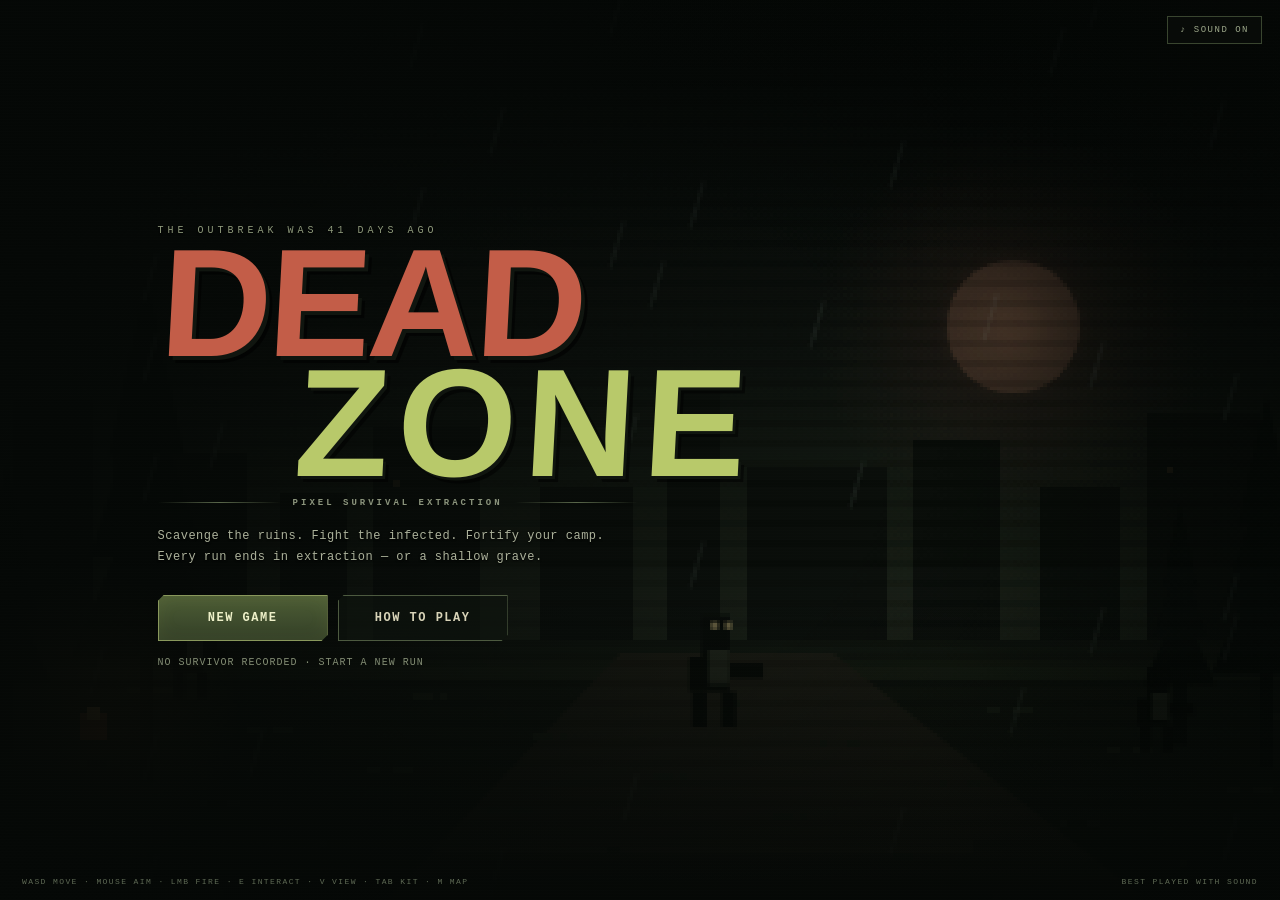
<file: dead-zone/index.html>
<!DOCTYPE html>
<html lang="en">
<head>
<meta charset="utf-8">
<meta name="viewport" content="width=device-width, initial-scale=1, viewport-fit=cover, user-scalable=no">
<meta name="theme-color" content="#0d110e">
<title>DEAD ZONE — Pixel Survival Extraction</title>
<meta name="description" content="A pixel-art zombie survival extraction RPG. Scavenge, fight, fortify your camp and get out alive.">
<link rel="stylesheet" href="css/style.css">
</head>
<body>
<div id="app">

  <!-- ================= TITLE ================= -->
  <section id="screen-title" class="screen title-screen">
    <canvas id="title-canvas" width="480" height="270" aria-hidden="true"></canvas>
    <div class="title-fog"></div>
    <div class="title-frame">
      <div class="title-kicker">THE OUTBREAK WAS 41 DAYS AGO</div>
      <h1 class="game-logo"><span>DEAD</span><em>ZONE</em></h1>
      <div class="title-rule"><i></i><b>PIXEL SURVIVAL EXTRACTION</b><i></i></div>
      <p class="title-copy">Scavenge the ruins. Fight the infected. Fortify your camp.<br>Every run ends in extraction — or a shallow grave.</p>
      <div class="title-menu">
        <button id="btn-continue" class="btn primary hidden">CONTINUE</button>
        <button id="btn-new" class="btn primary">NEW GAME</button>
        <button id="btn-title-help" class="btn ghost">HOW TO PLAY</button>
      </div>
      <div id="title-save" class="title-save"></div>
    </div>
    <button id="btn-title-sound" class="title-sound" aria-label="Toggle sound">♪ SOUND ON</button>
    <div class="title-footer">
      <span>WASD MOVE · MOUSE AIM · LMB FIRE · E INTERACT · V VIEW · TAB KIT · M MAP</span>
      <span>BEST PLAYED WITH SOUND</span>
    </div>
  </section>

  <!-- ================= CAMP ================= -->
  <section id="screen-camp" class="screen camp-screen hidden">
    <header class="camp-header">
      <div class="camp-brand">
        <div class="brand-mark">DZ</div>
        <div>
          <h2>CAMP MERIDIAN</h2>
          <span>SAFE ZONE · HOLD THE LINE</span>
        </div>
      </div>
      <div class="camp-meta">
        <div><span>DAY</span><b id="camp-day">1</b></div>
        <div><span>LEVEL</span><b id="camp-level">1</b></div>
        <div><span>DEFENSE</span><b id="camp-defense">0</b></div>
        <div><span>THREAT</span><b id="camp-threat" class="threat">LOW</b></div>
        <div><span>STORAGE</span><b id="camp-cap">0/0</b></div>
      </div>
      <div class="camp-xp">
        <div class="camp-xp-track"><i id="camp-xp"></i></div>
        <small id="camp-xp-text">0 / 120 XP</small>
      </div>
      <div id="camp-resources" class="camp-resources"></div>
      <div class="camp-corner">
        <button id="camp-help" class="icon-btn" aria-label="Help">?</button>
        <button id="camp-sound" class="icon-btn wide" aria-label="Toggle sound">♪ SOUND ON</button>
      </div>
    </header>

    <nav class="camp-tabs" aria-label="Camp sections">
      <button id="tab-overview" class="camp-tab active">OVERVIEW</button>
      <button id="tab-storage" class="camp-tab">STORAGE</button>
      <button id="tab-craft" class="camp-tab">CRAFT</button>
      <button id="tab-build" class="camp-tab">BUILD</button>
      <button id="tab-raid" class="camp-tab">DEPLOY</button>
    </nav>

    <main class="camp-main">
      <section id="panel-overview" class="camp-panel">
        <div class="overview-grid">
          <div class="overview-scene">
            <div class="scene-frame">
              <canvas id="camp-canvas" width="480" height="270"></canvas>
              <div class="scene-tag">CAMP MERIDIAN · FIRE KEEPING THE DARK BACK</div>
            </div>
            <div id="camp-field-summary" class="camp-field-line"></div>
            <div class="overview-actions">
              <button id="btn-quick-loadout" class="btn">QUICK LOADOUT</button>
              <button id="camp-to-raid" class="btn primary">SELECT EXPEDITION</button>
            </div>
            <p class="camp-note">Extraction preserves your field kit and equipped gear. Death takes everything you carried.</p>
          </div>
          <div class="overview-side">
            <div class="panel-head"><span>FACILITIES</span><small>BUILD · UPGRADE</small></div>
            <div id="camp-facilities" class="facility-list"></div>
            <div class="panel-head"><span>RECORD</span><small>SURVIVOR</small></div>
            <div id="camp-bonuses" class="camp-bonuses"></div>
          </div>
        </div>
      </section>

      <section id="panel-storage" class="camp-panel hidden"></section>
      <section id="panel-craft" class="camp-panel hidden"></section>
      <section id="panel-build" class="camp-panel hidden"></section>
      <section id="panel-raid" class="camp-panel hidden"></section>
    </main>
  </section>

  <!-- ================= EXPEDITION ================= -->
  <section id="screen-game" class="screen game-screen hidden">
    <canvas id="game-canvas"></canvas>

    <div id="hud" class="hud hidden">
      <div class="hud-top">
        <div class="hud-vitals">
          <div class="stat-row health-row">
            <span class="stat-label">HP</span>
            <div class="stat-track"><i id="bar-health"></i></div>
            <span class="stat-value" id="val-health">100</span>
          </div>
          <div class="stat-row stamina-row">
            <span class="stat-label">STA</span>
            <div class="stat-track"><i id="bar-stamina"></i></div>
            <span class="stat-value" id="val-stamina">100</span>
          </div>
          <div class="stat-row hunger-row">
            <span class="stat-label">FOOD</span>
            <div class="stat-track"><i id="bar-hunger"></i></div>
            <span class="stat-value" id="val-hunger">88</span>
          </div>
          <div class="stat-row thirst-row">
            <span class="stat-label">H2O</span>
            <div class="stat-track"><i id="bar-thirst"></i></div>
            <span class="stat-value" id="val-thirst">88</span>
          </div>
        </div>

        <div class="hud-center">
          <div id="raid-timer" class="raid-timer">12:00</div>
          <div id="hud-zone" class="hud-zone">ZONE · DAY 1</div>
          <div id="signal-label" class="signal-label hidden"></div>
        </div>

        <div class="hud-mapbox">
          <canvas id="minimap" width="150" height="150"></canvas>
          <div class="hud-kills">KILLS <b id="hud-kills">0</b></div>
          <div class="hud-map-actions">
            <button id="btn-view" class="round-btn" title="Toggle first-person view (V)">VIEW</button>
            <button id="btn-map" class="round-btn" title="Map (M)">MAP</button>
            <button id="btn-pause" class="round-btn" title="Pause (Esc)">Ⅱ</button>
          </div>
        </div>
      </div>

      <div class="hud-weapon">
        <div class="weapon-head">
          <span id="weapon-mode">UNARMED</span>
          <small id="weapon-name">NO WEAPON</small>
        </div>
        <div id="weapon-ammo" class="weapon-ammo"><b>FISTS</b></div>
        <div class="weapon-cond"><span>COND</span><div class="cond-track"><i id="weapon-cond-fill"></i></div></div>
        <div id="weapon-mods" class="weapon-mods"></div>
      </div>

      <div id="status-effects" class="status-effects"></div>

      <div id="extraction-panel" class="extraction-panel hidden">
        <div class="extract-head"><span>EXTRACTION</span><b id="extraction-name">BEACON</b></div>
        <div class="extract-track"><i id="extraction-fill"></i></div>
        <div id="extraction-time" class="extract-time">30s</div>
      </div>

      <div id="hud-prompt" class="hud-prompt hidden">
        <span id="prompt-text"></span>
        <div id="prompt-progress" class="prompt-progress hidden"><i id="prompt-progress-fill"></i></div>
      </div>

      <div class="hud-hotbar">
        <button id="hot-primary" class="hot-btn active"><kbd>1</kbd><span>PRIMARY</span></button>
        <button id="hot-melee" class="hot-btn"><kbd>2</kbd><span>MELEE</span></button>
        <button id="hot-heal" class="hot-btn"><kbd>F</kbd><span>MED</span></button>
        <button id="btn-eat" class="hot-btn"><kbd>G</kbd><span>EAT</span></button>
        <button id="btn-drink" class="hot-btn"><kbd>H</kbd><span>DRINK</span></button>
        <button id="btn-reload" class="hot-btn"><kbd>R</kbd><span>RELOAD</span></button>
        <button id="btn-inventory" class="hot-btn"><kbd>TAB</kbd><span>KIT</span></button>
        <button id="btn-crouch" class="hot-btn"><kbd>C</kbd><span>CROUCH</span></button>
      </div>
    </div>

    <div id="touch-controls" class="touch-controls hidden">
      <div id="joystick-zone" class="joystick-zone" aria-label="Movement joystick">
        <div id="joystick-base" class="joystick-base">
          <div class="joystick-cross"></div>
          <div id="joystick-knob" class="joystick-knob"></div>
        </div>
        <span>MOVE</span>
      </div>
      <div class="touch-actions">
        <button id="tbtn-attack" class="touch-btn attack">STRIKE</button>
        <button id="tbtn-interact" class="touch-btn use">USE</button>
        <button id="tbtn-run" class="touch-btn">RUN</button>
        <button id="tbtn-heal" class="touch-btn">MED</button>
        <button id="tbtn-reload" class="touch-btn">RELOAD</button>
        <button id="tbtn-crouch" class="touch-btn">CROUCH</button>
        <button id="tbtn-inventory" class="touch-btn">KIT</button>
        <button id="tbtn-map" class="touch-btn">MAP</button>
      </div>
    </div>
  </section>

  <div id="modal-root" class="modal-root"></div>
  <div id="toasts" class="toasts" aria-live="polite"></div>
  <div id="rotate-hint" class="rotate-hint hidden">ROTATE YOUR DEVICE FOR A WIDER VIEW</div>
</div>

<script type="module" src="js/main.js"></script>
</body>
</html>
</file>
<file: dead-zone/css/style.css>
/* ==================================================================
   DEAD ZONE — survival extraction RPG
   ================================================================== */

:root {
  --bg: #0b0e0b;
  --bg2: #111610;
  --panel: #171d16;
  --panel2: #1d251b;
  --panel3: #242d20;
  --line: #37422f;
  --line2: #4d5a40;
  --text: #d8d3b8;
  --text-dim: #a4a990;
  --muted: #7d8770;
  --accent: #b8c96a;
  --accent2: #d9d082;
  --danger: #c65d48;
  --danger2: #e07862;
  --warn: #d0a04d;
  --good: #8fb06c;
  --blue: #6e9fae;
  --cell: 44px;
  --font: "Courier New", "Lucida Console", monospace;
  --display: Impact, "Arial Black", "Franklin Gothic Bold", sans-serif;
  --safe-top: env(safe-area-inset-top, 0px);
  --safe-bottom: env(safe-area-inset-bottom, 0px);
  --safe-left: env(safe-area-inset-left, 0px);
  --safe-right: env(safe-area-inset-right, 0px);
}

* { box-sizing: border-box; }
html, body {
  margin: 0;
  padding: 0;
  width: 100%;
  height: 100%;
  background: var(--bg);
  color: var(--text);
  font-family: var(--font);
  overflow: hidden;
  overscroll-behavior: none;
  -webkit-tap-highlight-color: transparent;
  -webkit-user-select: none;
  user-select: none;
}
body { text-rendering: optimizeSpeed; }
button, input, select { font-family: var(--font); }
button { cursor: pointer; }
.hidden { display: none !important; }

#app {
  position: fixed;
  inset: 0;
  overflow: hidden;
  background:
    radial-gradient(circle at 50% 30%, rgba(55, 66, 47, 0.18), transparent 60%),
    var(--bg);
}
.screen { position: absolute; inset: 0; overflow: hidden; }
canvas { image-rendering: pixelated; image-rendering: crisp-edges; }

/* ------------------------------ buttons ------------------------------ */
.btn {
  position: relative;
  display: inline-flex;
  align-items: center;
  justify-content: center;
  gap: 8px;
  min-height: 38px;
  padding: 9px 20px;
  border: 1px solid var(--line2);
  background: linear-gradient(180deg, #2a3525, #1b2318);
  color: var(--text);
  font-size: 12px;
  font-weight: 700;
  letter-spacing: 1.5px;
  text-transform: uppercase;
  clip-path: polygon(6px 0, 100% 0, 100% calc(100% - 6px), calc(100% - 6px) 100%, 0 100%, 0 6px);
  transition: background .12s, color .12s, border-color .12s, transform .08s;
}
.btn:hover:not(:disabled) { background: linear-gradient(180deg, #39482f, #26311f); border-color: var(--accent); color: #f2ecc9; }
.btn:active:not(:disabled) { transform: translateY(1px); }
.btn:disabled { opacity: .42; cursor: not-allowed; filter: grayscale(.6); }
.btn.primary {
  background: linear-gradient(180deg, #4d5d35, #333f27);
  border-color: #89985c;
  color: #eef0c9;
  box-shadow: inset 0 0 18px rgba(185, 201, 106, 0.08);
}
.btn.primary:hover:not(:disabled) { background: linear-gradient(180deg, #627744, #425231); }
.btn.ghost { background: rgba(15, 20, 14, 0.65); }
.btn.small { min-height: 30px; padding: 6px 12px; font-size: 10px; letter-spacing: 1px; }
.btn.danger { border-color: #7f3f34; color: #e6a291; background: linear-gradient(180deg, #3a211d, #251614); }
.btn.danger:hover:not(:disabled) { background: linear-gradient(180deg, #542b25, #341b18); border-color: var(--danger); }
.icon-btn {
  width: 36px; height: 36px;
  border: 1px solid var(--line);
  background: #1b2218;
  color: var(--text);
  font-size: 15px;
  font-weight: bold;
}
.icon-btn:hover { border-color: var(--accent); color: var(--accent2); }
.icon-btn.wide { width: auto; padding: 0 11px; font-size: 10px; letter-spacing: 1px; }
.round-btn {
  width: 44px; height: 44px;
  border-radius: 50%;
  border: 1px solid var(--line2);
  background: rgba(12, 16, 12, .82);
  color: var(--text);
  font-size: 10px;
  font-weight: 700;
  letter-spacing: .5px;
  pointer-events: auto;
}
.round-btn:hover { border-color: var(--accent); color: var(--accent2); }
.round-btn.active { border-color: #8fa35d; color: #e0e6b5; background: rgba(44, 58, 33, .85); }
kbd {
  display: inline-flex;
  align-items: center;
  justify-content: center;
  min-width: 17px;
  height: 16px;
  padding: 0 3px;
  border: 1px solid #536044;
  background: #151a12;
  color: #bcc49c;
  font-family: var(--font);
  font-size: 9px;
  line-height: 1;
}

/* ================================ TITLE ================================ */
.title-screen { background: #070a07; display: flex; align-items: center; justify-content: center; }
#title-canvas {
  position: absolute; inset: 0;
  width: 100%; height: 100%;
  object-fit: cover;
  opacity: .85;
  filter: saturate(.75) contrast(1.05);
}
.title-fog {
  position: absolute; inset: 0;
  background:
    linear-gradient(90deg, rgba(5, 8, 6, .9) 0%, rgba(5, 8, 6, .55) 42%, rgba(5, 8, 6, .08) 74%, rgba(5, 8, 6, .55) 100%),
    linear-gradient(0deg, rgba(4, 7, 5, .95) 0%, transparent 34%, transparent 70%, rgba(4, 7, 5, .75) 100%);
}
.title-fog::after {
  content: "";
  position: absolute; inset: 0;
  background-image: repeating-linear-gradient(0deg, rgba(255,255,255,.018) 0 1px, transparent 1px 3px);
  mix-blend-mode: overlay;
}
.title-frame {
  position: relative;
  z-index: 2;
  width: min(760px, 88vw);
  margin-left: max(-16vw, -220px);
  padding: 24px 0;
}
.title-kicker {
  color: #8f9a7c;
  font-size: 10px;
  letter-spacing: 4px;
  margin-bottom: 8px;
  text-shadow: 0 1px 2px #000;
}
.game-logo {
  margin: 0;
  font-family: var(--display);
  font-size: clamp(64px, 12vw, 154px);
  line-height: .78;
  letter-spacing: -3px;
  color: #d3d2ae;
  text-shadow: 4px 4px 0 #10150f, 7px 7px 0 rgba(0,0,0,.55);
  transform: skew(-3deg);
}
.game-logo span { color: #c35d48; }
.game-logo em {
  display: block;
  margin-left: clamp(62px, 11vw, 146px);
  color: #b8c96a;
  font-style: normal;
  letter-spacing: 8px;
  text-shadow: 3px 3px 0 #10150f, 6px 6px 0 rgba(0,0,0,.5);
}
.title-rule {
  display: flex;
  align-items: center;
  gap: 12px;
  width: min(480px, 90%);
  margin: 14px 0 18px;
  color: #8c957d;
  font-size: 9px;
  letter-spacing: 3px;
}
.title-rule i { flex: 1; height: 1px; background: linear-gradient(90deg, transparent, #59664a, transparent); }
.title-copy {
  max-width: 500px;
  margin: 0 0 26px;
  color: #acb29b;
  font-size: 12px;
  line-height: 1.8;
  letter-spacing: .5px;
  text-shadow: 0 1px 2px #000;
}
.title-menu { display: flex; flex-wrap: wrap; gap: 10px; align-items: center; }
.title-menu .btn { min-width: 170px; min-height: 46px; }
.title-save { margin-top: 16px; min-height: 18px; color: #838d74; font-size: 10px; letter-spacing: 1px; }
.title-sound {
  position: absolute; top: calc(16px + var(--safe-top)); right: calc(18px + var(--safe-right));
  z-index: 3;
  border: 1px solid #39452f;
  background: rgba(10, 14, 10, .7);
  color: #9da88a;
  padding: 8px 12px;
  font-size: 9px;
  letter-spacing: 1.5px;
}
.title-sound:hover { color: var(--accent); border-color: var(--accent); }
.title-footer {
  position: absolute; left: 0; right: 0; bottom: calc(14px + var(--safe-bottom));
  z-index: 2;
  display: flex; justify-content: space-between; gap: 20px;
  padding: 0 calc(22px + var(--safe-right)) 0 calc(22px + var(--safe-left));
  color: #5f6a55;
  font-size: 8px;
  letter-spacing: 1.4px;
}

/* ================================ CAMP ================================ */
.camp-screen {
  display: flex;
  flex-direction: column;
  background:
    radial-gradient(circle at 25% 10%, rgba(82, 100, 59, .14), transparent 42%),
    radial-gradient(circle at 80% 100%, rgba(90, 65, 36, .12), transparent 48%),
    linear-gradient(180deg, #11160f, #0a0d09);
}
.camp-header {
  position: relative;
  z-index: 2;
  display: grid;
  grid-template-columns: auto auto minmax(130px, 220px) minmax(230px, 1fr) auto;
  align-items: center;
  gap: 18px;
  padding: calc(13px + var(--safe-top)) calc(18px + var(--safe-right)) 13px calc(18px + var(--safe-left));
  background: linear-gradient(180deg, #1a2117, #11160f);
  border-bottom: 1px solid var(--line);
  box-shadow: 0 8px 24px rgba(0, 0, 0, .4);
}
.camp-header::after {
  content: ""; position: absolute; left: 0; right: 0; bottom: -1px; height: 1px;
  background: linear-gradient(90deg, transparent, var(--line2), transparent);
}
.camp-brand { display: flex; align-items: center; gap: 12px; min-width: 210px; }
.brand-mark {
  width: 44px; height: 44px;
  display: flex; align-items: center; justify-content: center;
  border: 1px solid #6f7f4f;
  background: #222b1c;
  color: #c6ce89;
  font-family: var(--display);
  font-size: 20px;
  letter-spacing: 1px;
  clip-path: polygon(7px 0, 100% 0, 100% calc(100% - 7px), calc(100% - 7px) 100%, 0 100%, 0 7px);
  box-shadow: inset 0 0 14px rgba(180, 200, 100, .08);
}
.camp-brand h2 { margin: 0; font-size: 15px; letter-spacing: 2.5px; color: #d9d7b8; }
.camp-brand span { display: block; margin-top: 2px; color: #7d8871; font-size: 8px; letter-spacing: 2px; }
.camp-meta { display: flex; gap: 16px; }
.camp-meta > div { min-width: 44px; display: flex; flex-direction: column; gap: 2px; }
.camp-meta span { color: #707b64; font-size: 8px; letter-spacing: 1.5px; }
.camp-meta b { font-size: 16px; color: #d6d2b2; letter-spacing: 1px; }
.camp-meta .threat.good { color: var(--good); }
.camp-meta .threat.warn { color: var(--warn); }
.camp-meta .threat.bad { color: var(--danger); }
.camp-xp { min-width: 120px; }
.camp-xp-track { height: 6px; border: 1px solid #3c4833; background: #10150e; padding: 1px; }
.camp-xp-track i { display: block; height: 100%; width: 0; background: linear-gradient(90deg, #7f974b, #c1ce72); transition: width .25s; }
.camp-xp small { display: block; margin-top: 4px; color: #7c876d; font-size: 8px; letter-spacing: 1px; }
.camp-resources { display: flex; justify-content: flex-end; flex-wrap: wrap; gap: 5px; }
.res-chip {
  display: inline-flex; align-items: center; gap: 4px;
  min-height: 28px; padding: 2px 7px 2px 3px;
  border: 1px solid #313c2a;
  background: #141a12;
  color: #b3b99e;
  font-size: 10px;
}
.res-chip canvas { width: 17px; height: 17px; }
.camp-corner { display: flex; gap: 6px; align-items: center; }
.camp-tabs {
  display: flex;
  gap: 2px;
  padding: 0 calc(18px + var(--safe-left));
  background: #0e130d;
  border-bottom: 1px solid #2c3627;
  overflow-x: auto;
  scrollbar-width: none;
}
.camp-tabs::-webkit-scrollbar { display: none; }
.camp-tab {
  position: relative;
  min-height: 42px;
  padding: 0 22px;
  border: 0;
  background: transparent;
  color: #7b856f;
  font-size: 10px;
  font-weight: 700;
  letter-spacing: 2px;
  white-space: nowrap;
}
.camp-tab:hover { color: #b9c2a0; background: rgba(255,255,255,.02); }
.camp-tab.active { color: var(--accent2); background: linear-gradient(180deg, rgba(80, 96, 56, .12), transparent); }
.camp-tab.active::after { content: ""; position: absolute; left: 16px; right: 16px; bottom: 0; height: 2px; background: var(--accent); }
.camp-main {
  flex: 1;
  min-height: 0;
  overflow-y: auto;
  overflow-x: hidden;
  padding: 20px calc(22px + var(--safe-right)) calc(26px + var(--safe-bottom)) calc(22px + var(--safe-left));
}
.camp-panel { max-width: 1320px; margin: 0 auto; }
.overview-grid { display: grid; grid-template-columns: minmax(0, 1.55fr) minmax(300px, .9fr); gap: 24px; align-items: start; }
.scene-frame {
  position: relative;
  border: 1px solid var(--line);
  background: #0a0d09;
  box-shadow: 0 14px 40px rgba(0, 0, 0, .35);
  padding: 5px;
}
#camp-canvas { display: block; width: 100%; height: auto; aspect-ratio: 16 / 9; background: #1b2117; }
.scene-tag {
  position: absolute; left: 12px; bottom: 11px;
  padding: 4px 8px;
  background: rgba(7, 10, 7, .72);
  border-left: 2px solid var(--accent);
  color: #aab393;
  font-size: 8px;
  letter-spacing: 1.5px;
}
.camp-field-line {
  margin-top: 12px;
  padding: 10px 14px;
  border: 1px solid #303a2a;
  background: #131812;
  color: #90997f;
  font-size: 10px;
  letter-spacing: .6px;
  line-height: 1.6;
}
.camp-field-line b { color: #cdd0ad; font-weight: 700; }
.overview-actions { display: flex; gap: 8px; margin-top: 12px; flex-wrap: wrap; }
.overview-actions .btn { flex: 1; min-width: 160px; }
.camp-note { margin: 12px 0 0; color: #6c7562; font-size: 9px; line-height: 1.7; letter-spacing: .5px; }
.overview-side { border: 1px solid var(--line); background: rgba(20, 26, 19, .7); padding: 14px; }
.panel-head {
  display: flex; justify-content: space-between; align-items: baseline; gap: 10px;
  margin: 2px 0 10px; padding-bottom: 7px;
  border-bottom: 1px solid #303a2a;
  color: #bcc3a4; font-size: 10px; letter-spacing: 2px;
}
.panel-head small { color: #6c7760; font-size: 7px; letter-spacing: 1px; }
.panel-head:not(:first-child) { margin-top: 20px; }
.facility-list { display: flex; flex-direction: column; }
.facility-row { display: flex; justify-content: space-between; gap: 12px; padding: 6px 0; border-bottom: 1px dotted #2a3325; }
.facility-row:last-child { border-bottom: 0; }
.fac-name { color: #a5ad91; font-size: 10px; }
.fac-val { font-size: 9px; color: #879276; letter-spacing: .5px; text-align: right; }
.fac-val.good { color: #9dbd75; }
.fac-val.dim { color: #5f6956; }
.camp-bonuses { display: grid; grid-template-columns: repeat(3, 1fr); gap: 6px; }
.camp-bonuses > div { padding: 8px 5px; border: 1px solid #2d3728; background: #131812; text-align: center; }
.camp-bonuses b { display: block; color: #c8ccab; font-size: 15px; }
.camp-bonuses span { display: block; margin-top: 2px; color: #6e7963; font-size: 7px; letter-spacing: 1px; }

/* camp cards / tabs content */
.panel-bar {
  display: flex; justify-content: space-between; gap: 18px; align-items: center;
  margin-bottom: 16px; padding: 9px 13px;
  border: 1px solid #303a2a; background: #121712;
  color: #8d987d; font-size: 9px; letter-spacing: 1.2px;
}
.panel-bar b { color: var(--accent); }
.panel-bar span:last-child { color: #68725d; text-align: right; }
.card-grid { display: grid; grid-template-columns: repeat(auto-fill, minmax(250px, 1fr)); gap: 12px; }
.craft-card, .build-card {
  display: flex; flex-direction: column;
  border: 1px solid #333e2d;
  background: linear-gradient(160deg, #1b2218, #121711);
  padding: 12px;
  min-height: 172px;
}
.craft-card.locked { opacity: .62; }
.craft-title { display: flex; justify-content: space-between; gap: 8px; align-items: baseline; }
.craft-title > span { color: #d0d2b2; font-size: 12px; font-weight: 700; letter-spacing: .5px; }
.craft-title small { color: #748064; font-size: 7px; letter-spacing: 1px; white-space: nowrap; }
.craft-body { display: flex; gap: 12px; align-items: center; margin: 14px 0; flex: 1; }
.craft-body > canvas { width: 38px; height: 38px; padding: 4px; border: 1px solid #2f3929; background: #10150e; }
.craft-costs, .build-costs { display: flex; flex-wrap: wrap; gap: 4px; align-content: flex-start; }
.cost-chip {
  display: inline-block;
  padding: 3px 6px;
  border: 1px solid #33402b;
  background: #121811;
  color: #899579;
  font-size: 8px;
  letter-spacing: .3px;
}
.cost-chip b { color: #a9b693; }
.cost-chip.no { border-color: #613a32; color: #b57d70; }
.cost-chip.no b { color: #d48d7d; }
.cost-chip.ok b { color: #a6c17e; }
.build-card .build-desc { min-height: 34px; margin: 8px 0 10px; color: #858f77; font-size: 9px; line-height: 1.5; }
.build-card .build-level { margin-bottom: 8px; color: #707c61; font-size: 8px; letter-spacing: 1px; }
.build-card.maxed { border-color: #465638; }
.build-top { display: flex; justify-content: space-between; align-items: center; }
.build-name { color: #d0d2b2; font-size: 11px; font-weight: 700; letter-spacing: 1px; }
.build-pips { display: flex; gap: 3px; }
.build-pips i { width: 11px; height: 5px; background: #293124; border: 1px solid #3b4733; }
.build-pips i.on { background: #90a95f; border-color: #b1c777; }
.build-card .btn { margin-top: auto; }
.build-grid { grid-template-columns: repeat(auto-fill, minmax(235px, 1fr)); }
.raid-grid { display: grid; grid-template-columns: repeat(auto-fill, minmax(300px, 1fr)); gap: 16px; }
.raid-card {
  position: relative;
  display: flex; flex-direction: column;
  padding: 16px;
  min-height: 245px;
  border: 1px solid #35402e;
  background:
    linear-gradient(160deg, rgba(255,255,255,.025), transparent 45%),
    linear-gradient(180deg, #1b2218, #10150f);
  overflow: hidden;
}
.raid-card::before {
  content: ""; position: absolute; inset: 0;
  background: radial-gradient(circle at 15% 0%, var(--zone-color, #6e8656), transparent 55%);
  opacity: .1;
  pointer-events: none;
}
.raid-card.locked { opacity: .55; filter: grayscale(.4); }
.raid-band { width: 38px; height: 3px; background: var(--zone-color, #6e8656); margin-bottom: 12px; }
.raid-top { display: flex; justify-content: space-between; gap: 10px; }
.raid-name { font-family: var(--display); font-size: 22px; letter-spacing: .5px; color: #dad8b8; line-height: 1; }
.raid-diff { color: #9f6553; font-size: 10px; letter-spacing: 1px; align-self: flex-start; }
.raid-desc { min-height: 44px; margin: 12px 0; color: #929b80; font-size: 10px; line-height: 1.55; }
.raid-meta { display: flex; flex-wrap: wrap; gap: 6px; }
.raid-meta span { padding: 3px 6px; border: 1px solid #34402d; background: #11160f; color: #899578; font-size: 8px; letter-spacing: .6px; }
.raid-threats { margin: 10px 0 16px; color: #a56f58; font-size: 8px; letter-spacing: .8px; }
.deploy-btn { margin-top: auto; width: 100%; }
.camp-storage-content { min-height: 260px; }
.camp-storage-content .inv-layout { justify-content: flex-start; }

/* ================================ GAME ================================ */
.game-screen { background: #080a08; }
#game-canvas { display: block; width: 100%; height: 100%; touch-action: none; }
.first-person #game-canvas { cursor: crosshair; }
.first-person #game-canvas:active { cursor: none; }
.hud { position: absolute; inset: 0; pointer-events: none; z-index: 10; }
.hud button, .hud .hud-hotbar, .hud .hud-mapbox { pointer-events: auto; }
.hud-top {
  display: grid;
  grid-template-columns: minmax(220px, 340px) 1fr minmax(150px, 190px);
  gap: 16px;
  align-items: start;
  padding: calc(12px + var(--safe-top)) calc(14px + var(--safe-right)) 0 calc(14px + var(--safe-left));
  text-shadow: 0 1px 2px #000;
}
.hud-vitals {
  width: min(330px, 100%);
  padding: 9px 11px;
  background: linear-gradient(180deg, rgba(9, 13, 8, .82), rgba(9, 13, 8, .52));
  border: 1px solid rgba(99, 113, 80, .35);
  clip-path: polygon(5px 0, 100% 0, 100% calc(100% - 5px), calc(100% - 5px) 100%, 0 100%, 0 5px);
  backdrop-filter: blur(2px);
}
.stat-row { display: grid; grid-template-columns: 33px 1fr 30px; gap: 7px; align-items: center; margin: 4px 0; }
.stat-label { color: #8e997e; font-size: 8px; letter-spacing: 1px; }
.stat-track { height: 8px; padding: 1px; background: #0a0e09; border: 1px solid #3b4733; }
.stat-track i { display: block; height: 100%; width: 100%; background: var(--good); transition: width .16s linear; }
.health-row .stat-track i { background: linear-gradient(90deg, #7c3b34, #c76553); }
.stamina-row .stat-track i { background: linear-gradient(90deg, #7e813e, #c5c66b); }
.hunger-row .stat-track i { background: linear-gradient(90deg, #8b6132, #cf9b50); }
.thirst-row .stat-track i { background: linear-gradient(90deg, #3f7185, #75b5c9); }
.stat-track i.critical { animation: criticalPulse .8s infinite alternate; background: #cf5f4c !important; }
@keyframes criticalPulse { from { opacity: .55; } to { opacity: 1; } }
.stat-value { color: #c3c7a7; font-size: 9px; text-align: right; }
.hud-center { display: flex; flex-direction: column; align-items: center; padding-top: 2px; }
.raid-timer {
  min-width: 130px; padding: 6px 18px;
  border: 1px solid rgba(116, 130, 92, .4);
  background: rgba(9, 13, 8, .76);
  color: #d8d5af;
  font-size: 23px;
  font-weight: 700;
  letter-spacing: 4px;
  text-align: center;
  clip-path: polygon(7px 0, 100% 0, 100% calc(100% - 7px), calc(100% - 7px) 100%, 0 100%, 0 7px);
}
.raid-timer.danger { color: #e08c62; border-color: rgba(180, 90, 60, .65); }
.raid-timer.overrun { color: #ff987b; background: rgba(80, 20, 14, .72); animation: criticalPulse .5s infinite alternate; }
.hud-zone { margin-top: 5px; color: #99a48a; font-size: 8px; letter-spacing: 2px; text-align: center; }
.signal-label { margin-top: 5px; color: #c2ce74; font-size: 8px; letter-spacing: 1.5px; }
.signal-label.dim { color: #777f6a; }
.hud-mapbox { justify-self: end; display: grid; grid-template-columns: 118px auto; gap: 8px; align-items: start; }
#minimap {
  width: 118px; height: 118px;
  border: 1px solid rgba(112, 126, 92, .5);
  background: #111610;
  image-rendering: pixelated;
}
.hud-kills {
  grid-column: 1 / -1;
  padding: 3px 6px;
  border: 1px solid rgba(90, 104, 76, .35);
  background: rgba(8, 12, 8, .65);
  color: #8f9b80;
  font-size: 8px;
  letter-spacing: 1px;
  text-align: center;
}
.hud-kills b { color: #d0d0ab; font-size: 11px; }
.hud-map-actions { display: flex; flex-direction: column; gap: 6px; }
.hud-weapon {
  position: absolute; right: calc(16px + var(--safe-right)); bottom: calc(16px + var(--safe-bottom));
  width: min(310px, 38vw);
  padding: 10px 12px;
  background: linear-gradient(180deg, rgba(9, 13, 8, .82), rgba(9, 13, 8, .55));
  border: 1px solid rgba(99, 113, 80, .38);
  clip-path: polygon(6px 0, 100% 0, 100% calc(100% - 6px), calc(100% - 6px) 100%, 0 100%, 0 6px);
  text-shadow: 0 1px 2px #000;
}
.weapon-head { display: flex; justify-content: space-between; align-items: baseline; gap: 8px; }
.weapon-head > span { color: #8b967b; font-size: 8px; letter-spacing: 1.5px; }
.weapon-head small { color: #d7d6b4; font-size: 10px; letter-spacing: 1px; }
.weapon-ammo { margin: 6px 0; color: #879478; font-size: 10px; letter-spacing: .5px; }
.weapon-ammo b { color: #e0dbb7; font-size: 22px; line-height: 1; }
.weapon-ammo span { color: #7b866c; }
.weapon-ammo em { display: block; margin-top: 2px; color: #6e7960; font-size: 8px; font-style: normal; letter-spacing: 1px; }
.weapon-cond { display: flex; align-items: center; gap: 7px; color: #6e7960; font-size: 7px; letter-spacing: 1px; }
.weapon-cond .cond-track { flex: 1; height: 5px; padding: 1px; border: 1px solid #35402d; background: #0c100b; }
.weapon-cond .cond-track i { display: block; height: 100%; width: 100%; background: #8caf68; }
.weapon-cond .cond-track i.critical { background: #c25d4a; }
.weapon-mods { display: flex; flex-wrap: wrap; gap: 3px; margin-top: 5px; min-height: 0; }
.weapon-mods span { padding: 2px 4px; border: 1px solid #3b4831; color: #8f9e75; font-size: 7px; letter-spacing: .5px; }
.status-effects { position: absolute; left: calc(16px + var(--safe-left)); bottom: calc(86px + var(--safe-bottom)); display: flex; flex-wrap: wrap; gap: 4px; max-width: 320px; }
.chip { padding: 3px 6px; border: 1px solid #4c5a3f; background: rgba(13, 18, 11, .78); color: #a5b18d; font-size: 8px; letter-spacing: 1px; }
.chip.bad { border-color: #7e4337; color: #dc8c7a; }
.chip.warn { border-color: #796234; color: #d2ae65; }
.extraction-panel {
  position: absolute; left: 50%; top: 110px; transform: translateX(-50%);
  width: min(430px, 80vw);
  padding: 10px 13px;
  border: 1px solid #7b8d52;
  background: rgba(11, 16, 10, .88);
  box-shadow: 0 0 32px rgba(150, 170, 80, .12);
  text-align: center;
}
.extract-head { display: flex; justify-content: space-between; gap: 10px; color: #8b987b; font-size: 8px; letter-spacing: 1.5px; }
.extract-head b { color: #d3d4ad; }
.extract-track { height: 9px; padding: 1px; margin: 7px 0 5px; border: 1px solid #445136; background: #0b0f09; }
.extract-track i { display: block; height: 100%; width: 0; background: linear-gradient(90deg, #7d9445, #d0db78); transition: width .2s linear; }
.extract-time { color: #b3bc91; font-size: 10px; letter-spacing: 2px; }
.hud-prompt {
  position: absolute; left: 50%; bottom: 148px; transform: translateX(-50%);
  min-width: 220px; max-width: 70vw;
  padding: 7px 14px 9px;
  border: 1px solid rgba(112, 126, 92, .46);
  background: rgba(8, 12, 8, .84);
  color: #d1d3b1;
  text-align: center;
  font-size: 9px;
  letter-spacing: 1.5px;
}
.prompt-progress { height: 5px; padding: 1px; margin-top: 5px; border: 1px solid #445136; background: #0b0f09; }
.prompt-progress i { display: block; height: 100%; width: 0; background: var(--accent); }
.hud-hotbar {
  position: absolute; left: 50%; bottom: calc(14px + var(--safe-bottom)); transform: translateX(-50%);
  display: flex; gap: 3px;
  padding: 4px;
  background: rgba(8, 12, 8, .62);
  border: 1px solid rgba(90, 104, 76, .3);
}
.hot-btn {
  display: flex; flex-direction: column; align-items: center; gap: 2px;
  min-width: 54px; min-height: 48px;
  padding: 4px 5px;
  border: 1px solid #39452f;
  background: #131911;
  color: #778368;
  font-size: 7px;
  letter-spacing: .6px;
}
.hot-btn kbd { pointer-events: none; }
.hot-btn:hover, .hot-btn.active { border-color: #728a4d; color: #cbd4a2; background: #1c2617; }
.hot-btn.active { box-shadow: inset 0 0 12px rgba(170, 190, 100, .12); }

/* touch controls */
.touch-device .hud-hotbar { display: none; }
.touch-device .hud-weapon { bottom: calc(142px + var(--safe-bottom)); width: min(250px, 52vw); }
.touch-controls { position: absolute; inset: 0; z-index: 12; pointer-events: none; }
.joystick-zone {
  position: absolute; left: calc(20px + var(--safe-left)); bottom: calc(22px + var(--safe-bottom));
  display: flex; flex-direction: column; align-items: center; gap: 5px;
  pointer-events: auto;
  touch-action: none;
}
.joystick-base {
  position: relative;
  width: 124px; height: 124px;
  border-radius: 50%;
  border: 2px solid rgba(135, 150, 110, .38);
  background: radial-gradient(circle, rgba(28, 37, 24, .55), rgba(10, 14, 9, .42));
  box-shadow: inset 0 0 22px rgba(0,0,0,.4);
}
.joystick-cross::before, .joystick-cross::after {
  content: ""; position: absolute; background: rgba(135, 150, 110, .2);
}
.joystick-cross::before { left: 50%; top: 12px; bottom: 12px; width: 1px; }
.joystick-cross::after { top: 50%; left: 12px; right: 12px; height: 1px; }
.joystick-knob {
  position: absolute; left: 50%; top: 50%;
  width: 52px; height: 52px; margin: -26px 0 0 -26px;
  border-radius: 50%;
  border: 2px solid rgba(174, 190, 130, .55);
  background: radial-gradient(circle at 40% 35%, #3e4c31, #1b2417);
  box-shadow: 0 3px 10px rgba(0,0,0,.45);
  transition: transform .05s linear;
}
.joystick-zone > span { color: #6c7760; font-size: 7px; letter-spacing: 2px; }
.touch-actions {
  position: absolute; right: calc(14px + var(--safe-right)); bottom: calc(18px + var(--safe-bottom));
  display: grid; grid-template-columns: repeat(3, minmax(58px, 1fr)); gap: 7px;
  width: min(250px, 54vw);
  pointer-events: auto;
}
.touch-btn {
  min-height: 54px;
  padding: 4px;
  border: 1px solid #4b5940;
  border-radius: 50%;
  background: rgba(18, 25, 15, .78);
  color: #a8b38d;
  font-size: 8px;
  letter-spacing: .5px;
  touch-action: none;
}
.touch-btn:active, .touch-btn.active { background: rgba(67, 85, 49, .8); color: #e4e8bd; border-color: #91a75e; }
.touch-btn.attack { grid-row: span 2; border-radius: 50%; border-color: #7c5040; color: #d9a18b; background: rgba(49, 27, 22, .72); }
.touch-btn.use { border-color: #5a6e45; }
.touch-btn:first-child { grid-column: 3; grid-row: 1 / span 2; }
.touch-btn:nth-child(2) { grid-column: 2; grid-row: 1; }
.touch-btn:nth-child(3) { grid-column: 1; grid-row: 1; }
.touch-btn:nth-child(4) { grid-column: 1; grid-row: 2; }
.touch-btn:nth-child(5) { grid-column: 2; grid-row: 2; }
.touch-btn:nth-child(6) { grid-column: 1; grid-row: 3; }
.touch-btn:nth-child(7) { grid-column: 2; grid-row: 3; }
.touch-btn:nth-child(8) { grid-column: 3; grid-row: 3; }

/* ================================ MODALS ================================ */
.modal-root { position: fixed; inset: 0; z-index: 3000; pointer-events: none; }
.modal-screen {
  position: absolute; inset: 0;
  display: flex; align-items: center; justify-content: center;
  padding: max(12px, var(--safe-top)) max(12px, var(--safe-right)) max(12px, var(--safe-bottom)) max(12px, var(--safe-left));
  background: rgba(3, 6, 4, .74);
  backdrop-filter: blur(2px);
  opacity: 0;
  transition: opacity .12s;
  pointer-events: auto;
}
.modal-screen.open { opacity: 1; }
.modal-panel {
  display: flex; flex-direction: column;
  width: min(1160px, 96vw);
  max-height: 92dvh;
  border: 1px solid #46543a;
  background:
    linear-gradient(180deg, rgba(255,255,255,.025), transparent 8%),
    #131912;
  box-shadow: 0 22px 70px rgba(0,0,0,.65);
  transform: translateY(10px) scale(.99);
  transition: transform .12s;
  clip-path: polygon(10px 0, 100% 0, 100% calc(100% - 10px), calc(100% - 10px) 100%, 0 100%, 0 10px);
}
.modal-screen.open .modal-panel { transform: none; }
.modal-head {
  display: flex; justify-content: space-between; align-items: flex-start; gap: 16px;
  padding: 14px 18px;
  border-bottom: 1px solid #34402d;
  background: linear-gradient(180deg, #1e271b, #171e14);
}
.modal-title { color: #dedcbc; font-size: 14px; font-weight: 700; letter-spacing: 2.2px; }
.modal-sub { margin-top: 3px; color: #7f8a70; font-size: 8px; letter-spacing: 1px; }
.modal-close {
  width: 32px; height: 32px;
  border: 1px solid #4b5940;
  background: #141a11;
  color: #9ca88a;
  font-size: 20px;
  line-height: 1;
}
.modal-close:hover { border-color: var(--danger); color: #e39b89; }
.modal-body { flex: 1; min-height: 0; overflow: auto; padding: 16px; }
.modal-screen.narrow .modal-panel { width: min(560px, 95vw); }
.modal-screen.wide .modal-panel { width: min(1240px, 97vw); }
.modal-actions { display: flex; flex-wrap: wrap; gap: 8px; margin-top: 14px; }
.modal-copy { color: #a3ac92; font-size: 11px; line-height: 1.8; }
.modal-copy h3 { margin: 18px 0 6px; color: #d4d4b2; font-size: 11px; letter-spacing: 1.5px; }
.modal-copy p { margin: 0 0 8px; }
.modal-copy b { color: #d0d3ad; }
.modal-copy .keyrow { display: flex; gap: 8px; align-items: center; margin: 4px 0; }
.modal-copy .keyrow kbd { min-width: 30px; }
.modal-result-banner { padding: 18px; margin-bottom: 14px; border: 1px solid #4b5b3d; background: #11170f; text-align: center; }
.modal-result-banner.success { border-color: #718e4e; background: linear-gradient(180deg, rgba(122, 154, 73, .16), #11170f); }
.modal-result-banner.death { border-color: #7d3f35; background: linear-gradient(180deg, rgba(140, 56, 44, .18), #150f0c); }
.result-kicker { color: #879374; font-size: 9px; letter-spacing: 3px; }
.result-title { margin: 4px 0; font-family: var(--display); font-size: 44px; line-height: .95; letter-spacing: 1px; color: #dad9b5; }
.result-banner.death .result-title, .modal-result-banner.death .result-title { color: #df8e7b; }
.result-sub { color: #939d82; font-size: 9px; letter-spacing: 1px; }
.stat-grid { display: grid; grid-template-columns: repeat(auto-fit, minmax(90px, 1fr)); gap: 7px; margin: 12px 0; }
.stat-box { padding: 9px 6px; border: 1px solid #303c2a; background: #10150e; text-align: center; }
.stat-box b { display: block; color: #d0d1ad; font-size: 18px; }
.stat-box span { display: block; margin-top: 2px; color: #6c7860; font-size: 7px; letter-spacing: 1px; }
.loot-report { display: flex; flex-wrap: wrap; gap: 5px; margin: 8px 0 14px; }
.loot-report .loot-entry { display: inline-flex; align-items: center; gap: 4px; padding: 3px 6px 3px 3px; border: 1px solid #33402b; background: #10150e; color: #a9b493; font-size: 9px; }
.loot-report .loot-entry canvas { width: 18px; height: 18px; }
.loot-report .lost { border-color: #613a32; color: #c38576; }
.report-line { margin: 6px 0; color: #929d81; font-size: 10px; line-height: 1.6; }
.report-line b { color: #ccd0ac; }
.map-wrap { display: flex; flex-direction: column; align-items: center; gap: 10px; }
#full-map { width: min(620px, 82vw); height: min(620px, 82vw); border: 1px solid #3e4b35; background: #0c110b; image-rendering: pixelated; }
.map-legend { display: flex; flex-wrap: wrap; justify-content: center; gap: 14px; color: #8d987d; font-size: 8px; letter-spacing: 1px; }
.map-legend i { display: inline-block; width: 7px; height: 7px; margin-right: 4px; }
.pause-grid { display: grid; grid-template-columns: 1fr 1fr; gap: 8px; }
.pause-grid .btn { min-height: 44px; }

/* ============================ INVENTORY UI ============================ */
.inv-layout {
  --cell: 44px;
  display: grid;
  grid-template-columns: auto auto minmax(225px, 310px);
  gap: 16px;
  align-items: start;
  justify-content: center;
  width: 100%;
}
.inv-layout.solo { grid-template-columns: auto minmax(225px, 310px); }
.inv-col { display: flex; flex-direction: column; min-width: 0; }
.inv-col-head {
  display: flex; justify-content: space-between; align-items: center; gap: 8px;
  margin-bottom: 5px; padding: 4px 0;
  color: #b3bb9e; font-size: 9px; letter-spacing: 1.5px;
}
.inv-col-head small { color: #6f7a63; font-size: 7px; letter-spacing: .8px; text-align: right; }
.loot-head .btn { min-height: 26px; padding: 4px 9px; }
.grid-holder { display: flex; flex-direction: column; }
.grid-title { margin-bottom: 3px; color: #7d886d; font-size: 8px; letter-spacing: 1px; }
.inv-grid {
  position: relative;
  display: grid;
  flex: 0 0 auto;
  background: #0d120c;
  border: 1px solid #37432f;
  box-shadow: inset 0 0 30px rgba(0,0,0,.35);
  user-select: none;
}
.inv-cell { border: 1px solid rgba(66, 79, 55, .22); }
.inv-item {
  position: absolute;
  display: flex; align-items: center; justify-content: center;
  border: 1px solid #4c5a40;
  background:
    linear-gradient(155deg, rgba(255,255,255,.055), transparent 48%),
    #1c2417;
  overflow: hidden;
  touch-action: none;
  z-index: 1;
}
.inv-item:hover { filter: brightness(1.16); z-index: 2; }
.inv-item.selected { outline: 2px solid #c4d27b; outline-offset: -2px; z-index: 3; }
.inv-item .item-icon { width: 72%; height: 72%; pointer-events: none; filter: drop-shadow(1px 1px 0 rgba(0,0,0,.5)); }
.inv-item .item-qty {
  position: absolute; right: 2px; bottom: 1px;
  color: #e7e1bd; font-size: 10px; font-weight: 700;
  text-shadow: 1px 1px 0 #000, -1px -1px 0 #000;
}
.inv-item .item-loaded {
  position: absolute; right: 2px; top: 1px;
  color: #c8c18e; font-size: 8px;
  text-shadow: 1px 1px 0 #000;
}
.inv-item .item-cond {
  position: absolute; left: 2px; right: 2px; bottom: 2px;
  height: 3px; background: rgba(0,0,0,.6);
  display: block;
}
.inv-item .item-cond b { display: block; height: 100%; }
.rarity-common { border-color: #4c5a40; }
.rarity-uncommon { border-color: #66894f; }
.rarity-rare { border-color: #4f8da3; }
.rarity-military { border-color: #b28b3c; }
.rarity-legendary { border-color: #b35c45; }
.inv-grid.drop-target, .equip-slot.drop-target { outline: 2px dashed #b8c96a; outline-offset: 2px; }
.equip-panel { margin-top: 12px; }
.equip-slots { display: flex; flex-direction: column; gap: 4px; }
.equip-slot {
  position: relative;
  display: flex; align-items: center; gap: 7px;
  min-height: 40px;
  padding: 4px 7px;
  border: 1px dashed #36422f;
  background: #11160f;
  touch-action: none;
}
.equip-slot.filled { border-style: solid; background: #192114; }
.equip-slot:hover { filter: brightness(1.15); }
.equip-label { width: 55px; color: #68745c; font-size: 7px; letter-spacing: 1px; }
.equip-slot canvas { width: 24px; height: 24px; }
.equip-name { flex: 1; color: #b9c0a1; font-size: 9px; letter-spacing: .3px; overflow: hidden; text-overflow: ellipsis; white-space: nowrap; }
.equip-empty { color: #3f4a39; font-size: 12px; }
.inv-details {
  min-height: 320px;
  padding: 12px;
  border: 1px solid #37432f;
  background: #11160f;
}
.detail-hint { color: #68735c; font-size: 9px; line-height: 1.8; letter-spacing: .5px; }
.detail-icon { display: flex; align-items: center; justify-content: center; height: 68px; margin-bottom: 8px; border: 1px solid #303b29; background: #0c110b; }
.detail-icon canvas { width: 52px; height: 52px; }
.detail-name { color: #dddbb8; font-size: 15px; font-weight: 700; letter-spacing: .5px; }
.detail-rarity { margin-top: 3px; font-size: 8px; letter-spacing: 1.2px; }
.detail-desc { margin: 9px 0 12px; color: #8e9880; font-size: 9px; line-height: 1.7; }
.detail-stat { margin: 5px 0; color: #8b967c; font-size: 9px; letter-spacing: .3px; line-height: 1.5; }
.detail-stat b { color: #c5caa8; }
.cond-track { height: 5px; margin-top: 4px; padding: 1px; border: 1px solid #35402d; background: #0b0f09; }
.cond-track i { display: block; height: 100%; }
.detail-actions { display: flex; flex-wrap: wrap; gap: 5px; margin-top: 12px; }
.detail-actions .btn { flex: 1; min-width: 74px; }
.drag-ghost {
  position: fixed; z-index: 9999;
  width: 34px; height: 34px;
  display: flex; align-items: center; justify-content: center;
  border: 1px solid #a7bb6e;
  background: rgba(37, 47, 27, .92);
  pointer-events: none;
  transform: rotate(-3deg);
  box-shadow: 0 5px 12px rgba(0,0,0,.5);
}
.drag-ghost canvas { width: 28px; height: 28px; }
.ghost-qty { position: absolute; right: 1px; bottom: 0; color: #e8e3bf; font-size: 9px; font-weight: 700; text-shadow: 1px 1px 0 #000; }
.item-menu {
  position: fixed; z-index: 4000;
  min-width: 150px;
  padding: 4px;
  border: 1px solid #4b5940;
  background: #141a12;
  box-shadow: 0 10px 26px rgba(0,0,0,.55);
}
.item-menu button {
  display: block; width: 100%;
  padding: 7px 9px;
  border: 0;
  background: transparent;
  color: #b1b99c;
  font-size: 9px;
  letter-spacing: 1px;
  text-align: left;
}
.item-menu button:hover:not(:disabled) { background: #25301d; color: #e0e3bd; }
.item-menu button:disabled { color: #505a47; }

/* ================================ TOASTS ================================ */
.toasts {
  position: fixed; top: calc(16px + var(--safe-top)); right: calc(16px + var(--safe-right));
  z-index: 5000;
  display: flex; flex-direction: column; gap: 6px;
  width: min(330px, 60vw);
  pointer-events: none;
}
.toast {
  padding: 8px 11px;
  border: 1px solid #47553a;
  border-left: 3px solid #8fa767;
  background: rgba(15, 21, 13, .94);
  color: #c4c9aa;
  font-size: 9px;
  letter-spacing: .4px;
  line-height: 1.4;
  box-shadow: 0 5px 14px rgba(0,0,0,.4);
  opacity: 0;
  transform: translateX(18px);
  transition: opacity .2s, transform .2s;
}
.toast.show { opacity: 1; transform: none; }
.toast.good { border-left-color: #9abc70; color: #cbd8bb; }
.toast.warn { border-left-color: var(--warn); color: #ddc18a; }
.toast.bad { border-left-color: var(--danger); color: #e1a090; }
.toast.info { border-left-color: var(--blue); }

.rotate-hint { position: fixed; inset: 0; z-index: 8000; display: flex; align-items: center; justify-content: center; background: #0b0e0b; color: #8d987d; font-size: 11px; letter-spacing: 2px; }

/* ================================ RESPONSIVE ================================ */
@media (max-width: 1100px) {
  .camp-header { grid-template-columns: auto 1fr auto; gap: 12px; }
  .camp-meta { grid-column: 1 / -1; order: 4; justify-content: space-between; }
  .camp-xp { grid-column: 1 / 3; order: 5; }
  .camp-resources { grid-column: 3 / 4; order: 4; }
  .camp-corner { order: 2; }
  .hud-weapon { width: 250px; }
}
@media (max-width: 900px) {
  .overview-grid { grid-template-columns: 1fr; }
  .camp-main { padding: 14px; }
  .inv-layout { grid-template-columns: 1fr 1fr; }
  .inv-layout .inv-details { grid-column: 1 / -1; min-height: 160px; }
  .inv-layout.solo { grid-template-columns: 1fr; }
  .inv-layout.solo .inv-details { grid-column: 1; }
  .hud-top { grid-template-columns: minmax(180px, 290px) 1fr auto; }
  .hud-mapbox { grid-template-columns: 92px auto; }
  #minimap { width: 92px; height: 92px; }
  .hud-weapon { width: 220px; }
  .title-frame { margin-left: 0; width: 90vw; }
  .game-logo em { margin-left: 40px; }
}
@media (max-width: 720px) {
  .camp-brand { min-width: 0; }
  .camp-brand h2 { font-size: 12px; letter-spacing: 1.5px; }
  .camp-brand span { font-size: 7px; }
  .camp-meta { gap: 8px; }
  .camp-meta b { font-size: 13px; }
  .camp-resources { max-width: 48vw; }
  .camp-tab { padding: 0 13px; font-size: 9px; letter-spacing: 1.2px; }
  .camp-bonuses { grid-template-columns: repeat(3, 1fr); }
  .panel-bar { flex-direction: column; align-items: flex-start; gap: 4px; }
  .panel-bar span:last-child { text-align: left; }
  .card-grid, .build-grid, .raid-grid { grid-template-columns: 1fr; }
  .inv-layout { --cell: min(11.4vw, 42px); grid-template-columns: 1fr; gap: 12px; }
  .inv-layout .inv-details { grid-column: 1; }
  .inv-grid { max-width: 100%; }
  .modal-body { padding: 10px; }
  .modal-head { padding: 11px 12px; }
  .modal-title { font-size: 12px; }
  .inv-layout.solo .inv-col.right-col { justify-self: center; }
  .hud-top { grid-template-columns: 1fr auto; padding: 8px 9px 0; gap: 8px; }
  .hud-vitals { width: min(240px, 60vw); padding: 6px 8px; }
  .stat-row { grid-template-columns: 29px 1fr 25px; gap: 5px; }
  .stat-label, .stat-value { font-size: 7px; }
  .hud-center { position: absolute; left: 50%; top: 8px; transform: translateX(-50%); }
  .raid-timer { min-width: 86px; padding: 4px 8px; font-size: 16px; letter-spacing: 2px; }
  .hud-zone { font-size: 7px; letter-spacing: 1px; }
  .signal-label { display: none !important; }
  .hud-mapbox { grid-template-columns: 70px; }
  #minimap { width: 70px; height: 70px; }
  .hud-kills { display: none; }
  .hud-map-actions {
    display: grid; grid-template-columns: repeat(2, 33px); gap: 4px;
    grid-column: 1; justify-self: start;
  }
  .round-btn { width: 33px; height: 33px; font-size: 7px; letter-spacing: 0; }
  .hud-weapon { width: 170px; padding: 7px 8px; bottom: calc(82px + var(--safe-bottom)); }
  .weapon-ammo b { font-size: 17px; }
  .weapon-head small { font-size: 8px; }
  .hud-prompt { bottom: calc(112px + var(--safe-bottom)); font-size: 8px; min-width: 170px; }
  .status-effects { bottom: calc(112px + var(--safe-bottom)); }
  .extraction-panel { top: 92px; width: 76vw; }
  .title-footer { display: none; }
  .title-copy { font-size: 10px; }
  .title-menu .btn { min-width: 140px; min-height: 42px; }
  .touch-device .hud-weapon { bottom: calc(150px + var(--safe-bottom)); }
  .toasts { width: min(280px, 72vw); }
}
@media (max-height: 560px) and (orientation: landscape) {
  .camp-header { padding-top: calc(7px + var(--safe-top)); padding-bottom: 7px; }
  .camp-meta { display: none; }
  .camp-xp { display: none; }
  .camp-tab { min-height: 34px; }
  .hud-top { padding-top: calc(6px + var(--safe-top)); }
  .stat-row { margin: 2px 0; }
  .hud-vitals { padding: 4px 7px; }
  .hud-weapon { bottom: calc(60px + var(--safe-bottom)); }
  .hud-hotbar { transform: translateX(-50%) scale(.9); transform-origin: bottom center; }
  .joystick-base { width: 106px; height: 106px; }
  .joystick-knob { width: 44px; height: 44px; margin: -22px 0 0 -22px; }
  .touch-actions { width: 230px; }
  .touch-btn { min-height: 45px; }
  .touch-device .hud-weapon { bottom: calc(122px + var(--safe-bottom)); }
}
@media (max-width: 460px) {
  .title-kicker { font-size: 8px; letter-spacing: 2px; }
  .title-rule b { font-size: 7px; letter-spacing: 2px; }
  .title-menu { flex-direction: column; align-items: stretch; }
  .title-menu .btn { width: 100%; }
  .camp-meta > div { min-width: 0; }
  .camp-meta span { font-size: 7px; }
  .camp-resources .res-chip:nth-child(n+5) { display: none; }
  .camp-corner .icon-btn.wide { display: none; }
  .panel-head { font-size: 9px; }
  .result-title { font-size: 34px; }
}

/* ============================ TOUCH HUD LAYOUT ============================ */
@media (max-width: 720px), (pointer: coarse) {
  body.touch-device .hud-top {
    padding: calc(8px + var(--safe-top)) calc(9px + var(--safe-right)) 0 calc(9px + var(--safe-left));
    gap: 8px;
  }
  body.touch-device .hud-vitals { width: min(210px, 54vw); padding: 6px 8px; }
  body.touch-device .stat-row { margin: 2px 0; }
  body.touch-device .stat-track { height: 6px; }
  body.touch-device .hud-center {
    position: absolute; left: 50%; top: calc(84px + var(--safe-top));
    transform: translateX(-50%);
  }
  body.touch-device .hud-mapbox { grid-template-columns: 70px; gap: 8px; }
  body.touch-device #minimap { width: 70px; height: 70px; }
  body.touch-device .hud-kills { display: none; }
  body.touch-device .hud-map-actions {
    display: grid; grid-template-columns: repeat(2, 33px); gap: 4px;
    grid-column: 1; justify-self: start;
  }
  body.touch-device .round-btn { width: 33px; height: 33px; font-size: 7px; letter-spacing: 0; }
  body.touch-device #btn-view { font-size: 8px; }
  body.touch-device .hud-weapon {
    top: calc(132px + var(--safe-top)); left: calc(9px + var(--safe-left));
    right: auto; bottom: auto; width: min(170px, 46vw); padding: 7px 8px;
  }
  body.touch-device .weapon-ammo b { font-size: 17px; }
  body.touch-device .weapon-head small { font-size: 8px; }
  body.touch-device .hud-prompt {
    bottom: calc(200px + var(--safe-bottom));
    min-width: 170px; max-width: 70vw; font-size: 8px;
  }
  body.touch-device .status-effects {
    left: calc(9px + var(--safe-left)); bottom: calc(176px + var(--safe-bottom));
    max-width: min(260px, 36vw);
  }
  body.touch-device .extraction-panel { top: calc(240px + var(--safe-top)); width: 76vw; }
}

@media (max-height: 560px) and (orientation: landscape) {
  body.touch-device .hud-center { top: calc(8px + var(--safe-top)); }
  body.touch-device .extraction-panel { top: calc(64px + var(--safe-top)); width: min(430px, 46vw); }
  body.touch-device .hud-prompt {
    bottom: calc(196px + var(--safe-bottom));
    min-width: 150px; max-width: 40vw;
  }
  body.touch-device .hud-weapon { width: min(160px, 32vw); }
}
</file>
